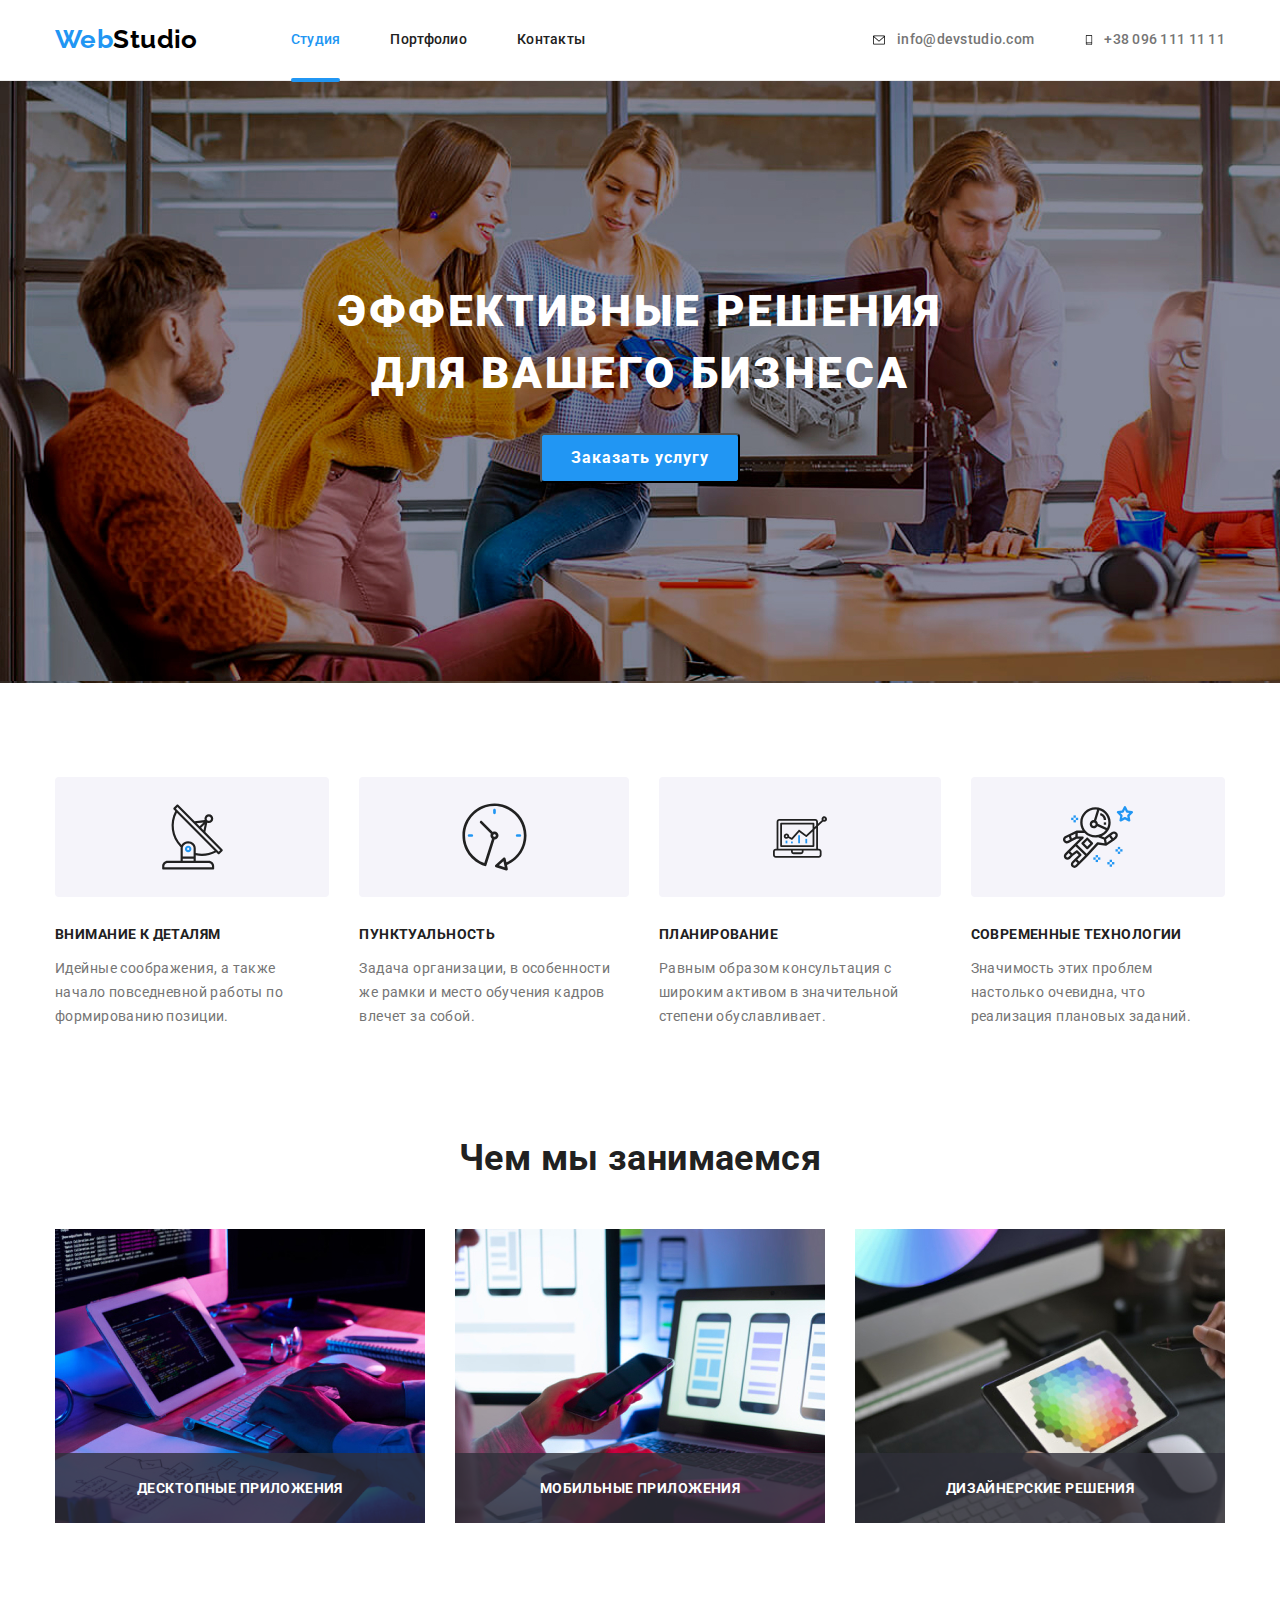
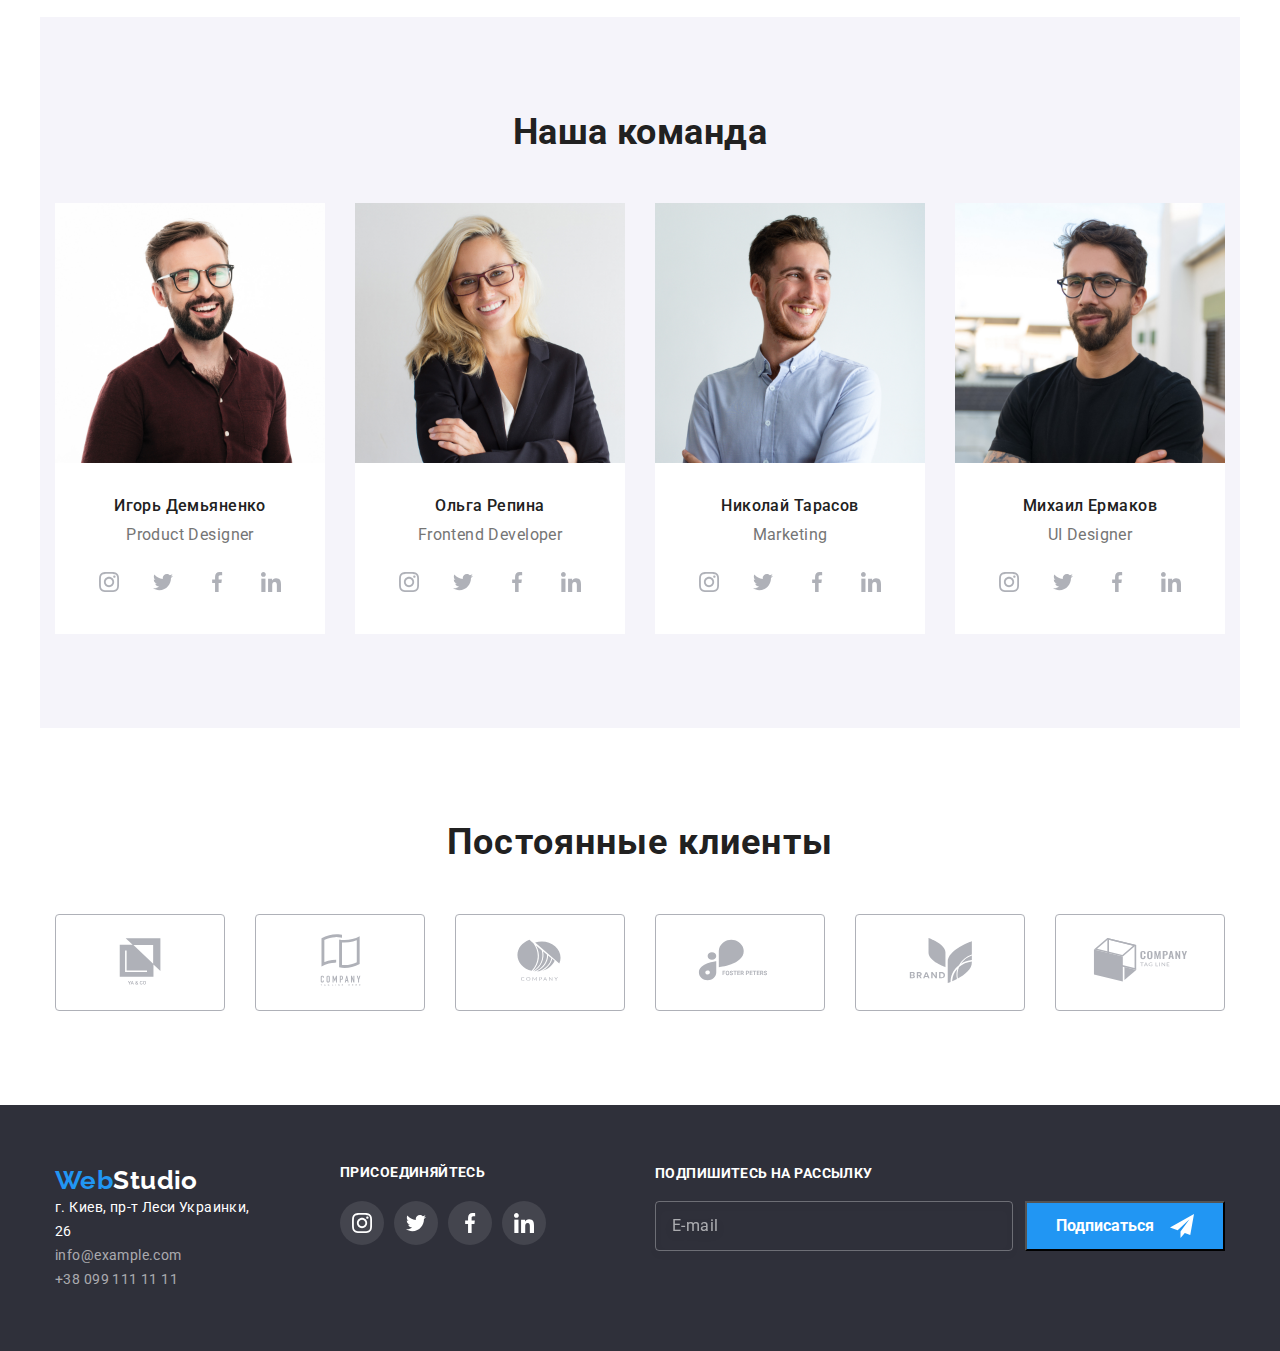
<file: index.html>
<!DOCTYPE html>
<html lang="ru">
<head>
    <meta charset="UTF-8">
    <meta http-equiv="X-UA-Compatible" content="IE=edge">
    <meta name="viewport" content="width=device-width, initial-scale=1.0">
    <title>Studio</title>
    <link rel="preconnect" href="https://fonts.googleapis.com"/>
    <link rel="preconnect" href="https://fonts.gstatic.com" crossorigin/>
    <link href="https://fonts.googleapis.com/css2?family=Raleway:wght@700&family=Roboto:wght@400;500;700;900&display=swap"
        rel="stylesheet"/>
    <link rel="stylesheet" href="https://cdnjs.cloudflare.com/ajax/libs/modern-normalize/1.0.0/modern-normalize.min.css" />
    <link rel="stylesheet" href="./css/styles.css"/>
</head>
<body>
    <header class="header">
        <div class="container main-header">
            <div>            
            <a href="./index.html" class="logo">Web<span>Studio</span></a>
            </div>            
            <nav>
        <ul class="site-nav">                        
            <li class="item">
                <a class="link-active link current" href="./">Студия</a></li>
            <li class="item">
                <a class="link-active link" href="./portfolio.html">Портфолио</a></li>
            <li class="item">
                <a class="link-active link" href="./">Контакты</a></li>                    
        </ul>
            </nav>
              <ul class="address">
            <li class="item">
                
                <a class="mail" href="mailto:info@devstudio.com">
                    <svg class="item-envelope" width="16" height="12">
                        <use href="./images/sprite.svg#icon-envelope"></use>
                    </svg>
                    <span>info@devstudio.com</span></a></li> 
                <a class="number" href="+380961111111">
                    <svg class="item-smartphone" width="10" height="16">
                       <use href="./images/sprite.svg#icon-smartphone"></use>
                    </svg>
                    <span>+38 096 111 11 11</span></a></li>
        </ul>          
        </div>        
    </header>
    <main>
      <section class="hero">
           <h1 class="hero-title">Эффективные решения <br> для вашего бизнеса</h1>
            <button class="hero-button" type="button" data-menu-open>Заказать услугу</button>
            
      </section>
      <section class="section"> 
        <div class="container">
        <h2 class="section-title hidden">Характеристики бизнес решений</h2>
    <ul class="business">
        <li class="item">
            <div class="picture-icon">
            <svg width="65" height="70">
                <use href="./images/sprite.svg#icon-antenna"></use>
            </svg>
            </div>
            <h3 class="title">Внимание к деталям</h3>
            <p class="business-text">Идейные соображения, а также начало повседневной работы по формированию позиции.</p>
        </li>
        <li class="item">
            <div class="picture-icon">
            <svg width="67" height="70">
                <use href="./images/sprite.svg#icon-clock"></use>
            </svg>
            </div>
            <h3 class="title">Пунктуальность</h3>
            <p class="business-text">Задача организации, в особенности же рамки и место обучения кадров влечет за собой.</p>
        </li>
        <li class="item">
            <div class="picture-icon">
            <svg width="70" height="54">
                <use href="./images/sprite.svg#icon-diagram"></use>
            </svg>
            </div>
            <h3 class="title">Планирование</h3>
            <p class="business-text">Равным образом консультация с широким активом в значительной степени обуславливает.</p>
        </li>
        <li class="item">
            <div class="picture-icon">
            <svg width="70" height="70">
                <use href="./images/sprite.svg#icon-astronaut"></use>
            </svg>
            </div>
            <h3 class="title">Современные технологии</h3>
            <p class="business-text">Значимость этих проблем настолько очевидна, что реализация плановых заданий.</p>
        </li>
    </ul>
    </div>
  </section>
  <section class="section what-we-do">
    <div class="container">
    <h2 class="section-title">Чем мы занимаемся</h2>
    <ul class="picture">        
        <li class="item"><img src="./images/img-4.jpg" class="picture-image no-gap" alt="Рабочий стол с гаджетами" width="370">
        <div class="box">
        <p class="text">Десктопные приложения</p>
        </div>
        </li>
        <li class="item"><img src="./images/img-5.jpg" class="picture-image no-gap" alt="Гаджеты" width="370">
            <div class="box">
        <p class="text">Мобильные приложения</p>
        </div>
        </li>
        <li class="item"><img src="./images/img-6.jpg" class="picture-image no-gap" alt="Айпед" width="370">
            <div class="box">
        <p class="text">Дизайнерские решения</p>
        </div>
        </li>
    </ul>
    </div>
  </section>
  <section  class="section team">
    <div class="container">
    <h2 class="section-title team">Наша команда</h2>
    <ul class="team">
                <li class="item"><img src="./images/img-igor.jpg" class="team-foto" alt="Фото1" width="270">
        <h3 class="title">Игорь Демьяненко</h3>
        <p class="team-text">Product Designer</p>
        <ul class="socials">
            <li class="socials-item">
                <a class="socials-link" href="" >
                    <svg class="socials-icon" width="20" height="20">
                        <use href="./images/sprite.svg#icon-instagram"></use>
                    </svg>
                </a>
            </li>            
            <li class="socials-item">
                <a class="socials-link" href="" >
                    <svg class="socials-icon" width="20" height="20">
                        <use href="./images/sprite.svg#icon-twitter"></use>
                    </svg>
                </a>
            </li>
            <li class="socials-item">
                <a class="socials-link" href="" >
                    <svg class="socials-icon" width="20" height="20">
                        <use href="./images/sprite.svg#icon-facebook"></use>
                    </svg>
                </a>
            </li>
            <li class="socials-item">
                <a class="socials-link" href="" >
                    <svg class="socials-icon" width="20" height="20">
                        <use href="./images/sprite.svg#icon-linkedin"></use>
                    </svg>
                </a>
            </li>
        </ul>
        </li>
        
        <li class="item"><img src="./images/img-olga.jpg" class="team-foto" alt="Фото2" width="270">
        <h3 class="title">Ольга Репина</h3>     
        <p class="team-text">Frontend Developer</p>
        <ul class="socials">
            <li class="socials-item">
                <a class="socials-link" href="">
                    <svg class="socials-icon" width="20" height="20">
                        <use href="./images/sprite.svg#icon-instagram"></use>
                    </svg>
                </a>
            </li>
            <li class="socials-item">
                <a class="socials-link" href="">
                    <svg class="socials-icon" width="20" height="20">
                        <use href="./images/sprite.svg#icon-twitter"></use>
                    </svg>
                </a>
            </li>
            <li class="socials-item">
                <a class="socials-link" href="">
                    <svg class="socials-icon" width="20" height="20">
                        <use href="./images/sprite.svg#icon-facebook"></use>
                    </svg>
                </a>
            </li>
            <li class="socials-item">
                <a class="socials-link" href="">
                    <svg class="socials-icon" width="20" height="20">
                        <use href="./images/sprite.svg#icon-linkedin"></use>
                    </svg>
                </a>
            </li>
        </ul>
        </li>
        
                <li class="item"><img src="./images/img-niki.jpg" class="team-foto" alt="Фото3" width="270">
        <h3 class="title">Николай Тарасов</h3>
        <p class="team-text">Marketing</p>
        <ul class="socials">
            <li class="socials-item">
                <a class="socials-link" href="">
                    <svg class="socials-icon" width="20" height="20">
                        <use href="./images/sprite.svg#icon-instagram"></use>
                    </svg>
                </a>
            </li>
            <li class="socials-item">
                <a class="socials-link" href="">
                    <svg class="socials-icon" width="20" height="20">
                        <use href="./images/sprite.svg#icon-twitter"></use>
                    </svg>
                </a>
            </li>           
            <li class="socials-item">
                <a class="socials-link" href="">
                    <svg class="socials-icon" width="20" height="20">
                        <use href="./images/sprite.svg#icon-facebook"></use>
                    </svg>
                </a>
            </li>
            <li class="socials-item">
                <a class="socials-link" href="">
                    <svg class="socials-icon" width="20" height="20">
                        <use href="./images/sprite.svg#icon-linkedin"></use>
                    </svg>
                </a>
            </li>
        </ul>
         </li>
        
        <li class="item"><img src="./images/img-mik.jpg" class="team-foto" alt="Фото4" width="270">
        <h3 class="title">Михаил Ермаков</h3>
        <p class="team-text">UI Designer</p>
        <ul class="socials">
            <li class="socials-item">
                <a class="socials-link" href="">
                    <svg class="socials-icon" width="20" height="20">
                        <use href="./images/sprite.svg#icon-instagram"></use>
                    </svg>
                </a>
            </li>
            <li class="socials-item">
                <a class="socials-link" href="">
                    <svg class="socials-icon" width="20" height="20">
                        <use href="./images/sprite.svg#icon-twitter"></use>
                    </svg>
                </a>
            </li>
            <li class="socials-item">
                <a class="socials-link" href="">
                    <svg class="socials-icon" width="20" height="20">
                        <use href="./images/sprite.svg#icon-facebook"></use>
                    </svg>
                </a>
            </li>
            <li class="socials-item">
                <a class="socials-link" href="">
                    <svg class="socials-icon" width="20" height="20">
                        <use href="./images/sprite.svg#icon-linkedin"></use>
                    </svg>
                </a>
            </li>
        </ul>
        </li> 
                       
    </ul>
    </div>
  </section> 
  <section class="clients">
    <div class="container">
        <h2 class="clients-titel">Постоянные клиенты</h2>
        <ul class="clients-flex-row">
            <li class="clients-item">
                <a class="clients-link" href="">
                <svg width="106" height="60">
                    <use href="./images/sprite.svg#icon-logo6"></use>
                </svg>
            </a></li>
            <li class="clients-item">
                <a class="clients-link" href="">
                <svg width="106" height="60">
                    <use href="./images/sprite.svg#icon-Logo-1"></use>
                </svg>
            </a></li>
            <li class="clients-item">
                <a class="clients-link" href="">
                <svg width="106" height="60">
                    <use href="./images/sprite.svg#icon-Logo-2"></use>
                </svg>
            </a></li>
            <li class="clients-item">
                <a class="clients-link" href="">
                <svg class="icons_logo" width="106" height="60">
                    <use href="./images/sprite.svg#icon-Logo-3"></use>
                </svg>
            </a></li>
            <li class="clients-item">
                <a class="clients-link" href="">
                <svg width="106" height="60">
                    <use href="./images/sprite.svg#icon-Logo-4"></use>
                </svg>
            </a></li>
            <li class="clients-item">
                <a class="clients-link" href="">
                <svg width="106" height="60">
                    <use href="./images/sprite.svg#icon-Logo-5"></use>
                </svg>
            </a></li>
        </ul>
    </div>
  </section>
</main>
  <footer class="footer">
    <div class="container">
    <div class="footer-flex-row"> 
        <div class="col">
    <a href="./index.html" class="footer-logo">Web<span>Studio</span></a>
<address class="adress-adress">
    <ul class="address-footer">
        <li class="item"><a href="https://bit.ly/3pXMvUd" class="main" target="_blank" rel="noopener noreferrer">г. Киев, пр-т
                Леси Украинки, 26</a></li>
        <li class="item"><a class="mail" href="mailto:info@devstudio.com"  >info@example.com</a></li>
        <li class="item"><a class="number" href="tel:+380991111111">+38 099 111 11 11</a></li>
    </ul>
    </address>
    </div>
    <div class="col">
               <h3 class="socials-footer-titel">присоединяйтесь</h3>
                <ul class="socials">
                    <li class="socials-item">
                          <a class="socials-link" href="">
                            <svg class="socials-icon" width="20" height="20">
                                <use href="./images/sprite.svg#icon-instagram"></use>
                            </svg>
                        </a>
                    </li>
                    <li class="socials-item">
                        <a class="socials-link" href="">
                            <svg class="socials-icon" width="20" height="20">
                                <use href="./images/sprite.svg#icon-twitter"></use>
                            </svg>
                        </a>
                    </li>
                    <li class="socials-item">
                        <a class="socials-link" href="">
                            <svg class="socials-icon" width="20" height="20">
                                <use href="./images/sprite.svg#icon-facebook"></use>
                            </svg>
                        </a>
                    </li>
                    <li class="socials-item">
                        <a class="socials-link" href="">
                            <svg class="socials-icon" width="20" height="20">
                                <use href="./images/sprite.svg#icon-linkedin"></use>
                            </svg>
                        </a>
                    </li>
                </ul>
              </div>
              <div class="mailing">
                <h3 class="mailing-titel">Подпишитесь на рассылку</h3>
<form class="mailing-form" name="mailing-form" autocomplete="on">    
    <input type="email" name="user-name" placeholder="E-mail"/>
<button class="mailing-btn" type="submit">Подписаться<svg  width="12" hight="12">
    <use href="./images/sprite.svg#icon-icon-send"></use>
</svg>
</button>
</form>
              </div>
</div>
</div>
</footer>
<div class="backdrop is-hidden" data-menu>
    <div class="modal">
        <button class="modal-btn" type="button" data-menu-close>
            <svg width="11" height="11">
                <use href="./images/sprite.svg#icon-close-black-18dp-2-1"></use>
            </svg>
        </button>
        <h3 class="window-titel">Оставьте свои данные, мы вам перезвоним</h3>
        <div class="window">       
        <form class="form" name="window-form" autocomplete="on" novalidate>
            <div class="form-group">
                <ul class="form-list">
                    <li class="form-item">
                        <label for="user-name">Имя</label>
                        <input type="text" name="user-name" id="user-name" autofocus />
                        <svg class="form-icon" width="12" hight="12">
                            <use class="icon-person" href="./images/sprite.svg#icon-person"></use>
                        </svg>
                    </li>
                    <li class="form-item">
                        <label for="user-phone">Телефон</label>
                        <input type="tel" name="user-phone" id="user-phone" />
                        <svg class="form-icon" width="13" hight="13">
                            <use class="icon-phone" href="./images/sprite.svg#icon-phone"></use>
                        </svg>
                    </li>
                    <li class="form-item">
                        <label for="user-mail">Почта</label>
                        <input type="email" name="user-mail" id="user-mail" />
                        <svg class="form-icon" width="15" hight="12">
                            <use class="icon-email" href="./images/sprite.svg#icon-email"></use>
                        </svg>
                    </li>
                    <li class="form-item">
                        <label for="user-comnt">Комментарий</label>
                       <textarea class="form-textarea" placeholder="Введите текст"></textarea>
                        
                    </li>
                </ul>
                <p class="form-subtitel">Соглашаюсь с рассылкой и принимаю <span>Условия договора</span></p>
            </div>
            <button type="submit">Отправить</button>
        </form>
        </div>
        </div>
 </div>

<script src="./js/modal.js"></script>
</body>
</html>
</file>
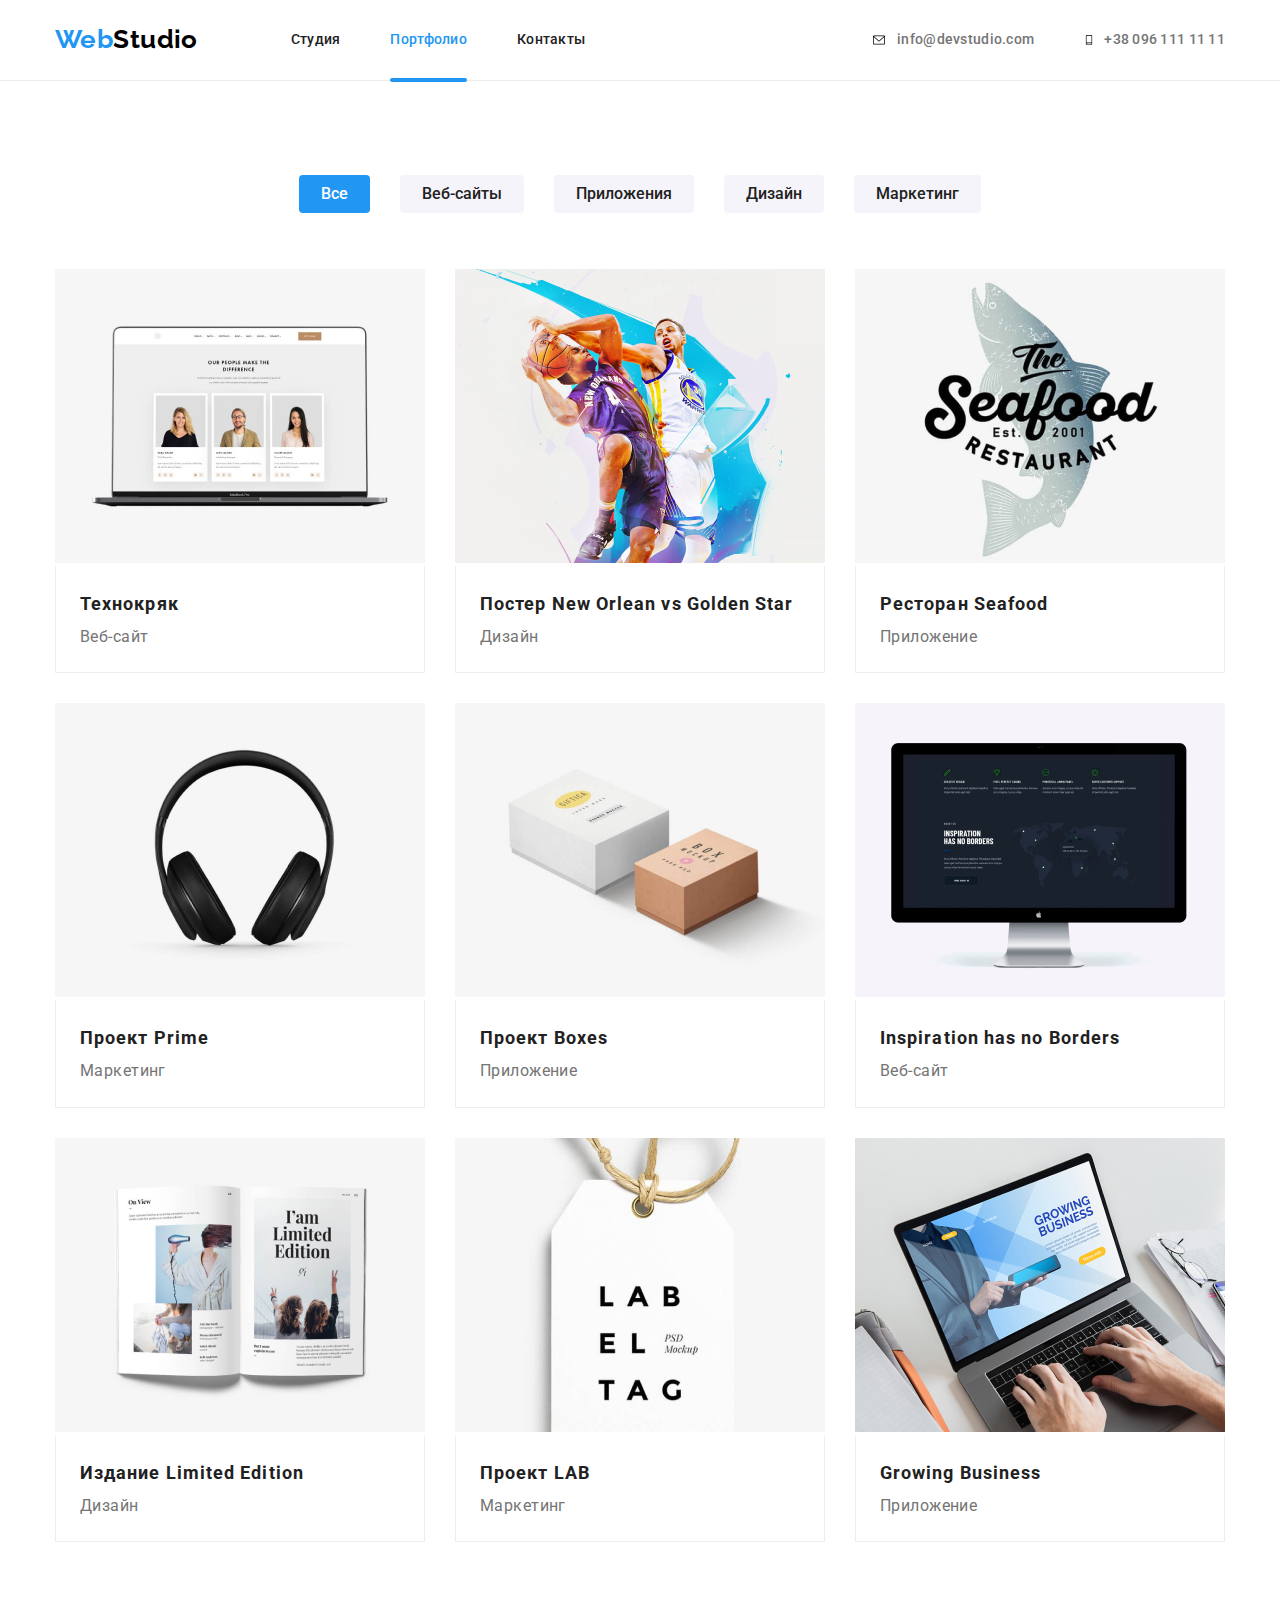
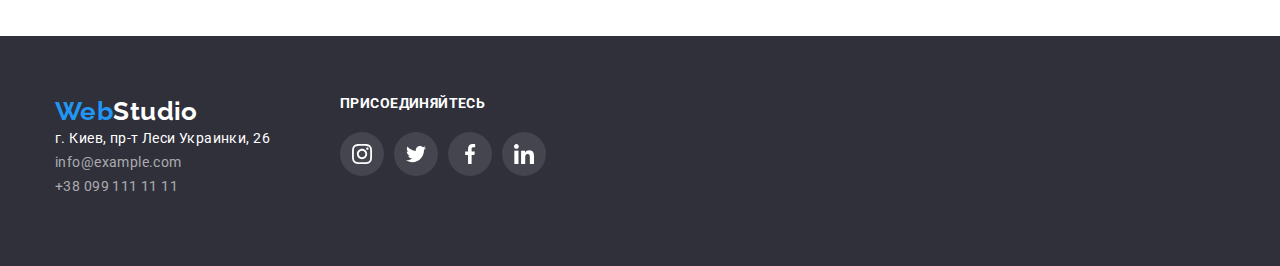
<file: portfolio.html>
<!DOCTYPE html>
 <html lang="ru">
 <head>
    <meta charset="UTF-8">
    <meta http-equiv="X-UA-Compatible" content="IE=edge">
    <meta name="viewport" content="width=device-width, initial-scale=1.0">
    <title>Portfolio</title>
    <link rel="preconnect" href="https://fonts.googleapis.com"/>
    <link rel="preconnect" href="https://fonts.gstatic.com" crossorigin/>
    <link href="https://fonts.googleapis.com/css2?family=Raleway:wght@700&family=Roboto:wght@400;500;700;900&display=swap"
        rel="stylesheet"/>
    <link rel="stylesheet" href="https://cdnjs.cloudflare.com/ajax/libs/modern-normalize/1.0.0/modern-normalize.min.css" />
   <link rel="stylesheet" href="./css/styles.css"/>
</head>
<body>
<header class="header">
    <div class="container main-header">
        <div>
            <a href="./index.html" class="logo">Web<span>Studio</span></a>
        </div>
        <nav>
            <ul class="site-nav">
                <li class="item">
                    <a class="link-active link link" href="./">Студия</a>
                </li>
                <li class="item">
                    <a class="link-active link link current" href="./portfolio.html">Портфолио</a>
                </li>
                <li class="item">
                    <a class="link-active link link" href="./">Контакты</a>
                </li>
            </ul>
        </nav>
        <ul class="address">
            <li class="item">

                <a class="mail" href="mailto:info@devstudio.com">
                    <svg class="item-envelope" width="16" height="12">
                        <use href="./images/sprite.svg#icon-envelope"></use>
                    </svg>
                    <span>info@devstudio.com</span></a>
            </li>
            <a class="number" href="+380961111111">
                <svg class="item-smartphone" width="10" height="16">
                    <use href="./images/sprite.svg#icon-smartphone"></use>
                </svg>
                <span>+38 096 111 11 11</span></a></li>
        </ul>
    </div>
</header>
<main>
    <section class="section">               
    <h1 class="element-invisible">Наши работы</h1>
    <div class="container">
    <ul class="filter">
        <li class="item"><button class="filter-button active" type="button">Все</button></li>
        <li class="item"><button class="filter-button" type="button">Веб-сайты</button></li>
        <li class="item"><button class="filter-button" type="button">Приложения</button></li>
        <li class="item"><button class="filter-button" type="button">Дизайн</button></li>
        <li class="item"><button class="filter-button" type="button">Маркетинг</button></li>
    </ul> 
    </div>
    <div class="container">
        <ul class="cards">            
            <li class="item">
                <div class="card">
                <img src="./images/img1.jpg" alt="Экран с фотографиями" width="370">
                <p class="card-text-drop">Ресурс предлагает комплексные предложения
                     с разным уровнем функционала и сервисов. Все это позволит посетителю
                      получить исчерпывающие сведения о компании или частном лице.</p>
                <div class="card-border">
               <h2 class="title">Технокряк</h2>
               <p class="card-text">Веб-сайт</p> 
            </div>
            </div>
            </li>
            <li class="item">
                <div class="card">
                <img src="./images/img2.jpg" alt="Баскетболисты" width="370">
                <p class="card-text-drop">Ресурс предлагает комплексные предложения
                    с разным уровнем функционала и сервисов. Все это позволит посетителю
                    получить исчерпывающие сведения о компании или частном лице.</p>
                <div class="card-border">
                <h2 class="title">Постер New Orlean vs Golden Star</h2>
                <p class="card-text">Дизайн</p>
                </div>
                </div>
            </li>
            <li class="item">
                <div class="card">
                <img src="./images/img3.jpg" alt="Эмблема ресторана" width="370">
                <p class="card-text-drop">Ресурс предлагает комплексные предложения
                    с разным уровнем функционала и сервисов. Все это позволит посетителю
                    получить исчерпывающие сведения о компании или частном лице.</p>
                <div class="card-border">
                <h2 class="title">Ресторан Seafood</h2>
                <p class="card-text">Приложение</p>
                </div>
                </div>
            </li>
            <li class="item">
                <div class="card">
                <img src="./images/img4.jpg" alt="Наушники накладные" width="370">
                <p class="card-text-drop">Ресурс предлагает комплексные предложения
                    с разным уровнем функционала и сервисов. Все это позволит посетителю
                    получить исчерпывающие сведения о компании или частном лице.</p>
                <div class="card-border">
                <h2 class="title">Проект Prime</h2>
                <p class="card-text">Маркетинг</p>
                </div>
                </div>
            </li>
            <li class="item">
                <div class="card">
                <img src="./images/img5.jpg" alt="Коробки" width="370">
                <p class="card-text-drop">Ресурс предлагает комплексные предложения
                    с разным уровнем функционала и сервисов. Все это позволит посетителю
                    получить исчерпывающие сведения о компании или частном лице.</p>
                <div class="card-border">
                <h2 class="title">Проект Boxes</h2>
                <p class="card-text">Приложение</p>
                </div>
                </div>
            </li>
            <li class="item">
                <div class="card">
                <img src="./images/img6.jpg" alt="Монитор" width="370">
                <p class="card-text-drop">Ресурс предлагает комплексные предложения
                    с разным уровнем функционала и сервисов. Все это позволит посетителю
                    получить исчерпывающие сведения о компании или частном лице.</p>
                <div class="card-border">
                <h2 class="title">Inspiration has no Borders</h2>
                <p class="card-text">Веб-сайт</p>
                </div>
                </div>
            </li>
            <li class="item">
                <div class="card">
                <img src="./images/img7.jpg" alt="Открытая книга" width="370">
                <p class="card-text-drop">Ресурс предлагает комплексные предложения
                    с разным уровнем функционала и сервисов. Все это позволит посетителю
                    получить исчерпывающие сведения о компании или частном лице.</p>
                <div class="card-border">
                <h2 class="title">Издание Limited Edition</h2>
                <p class="card-text">Дизайн</p>
                </div>
                </div>
            </li>
            <li class="item">
                <div class="card">
                <img src="./images/img8.jpg" alt="Бирка" width="370">
                <p class="card-text-drop">Ресурс предлагает комплексные предложения
                    с разным уровнем функционала и сервисов. Все это позволит посетителю
                    получить исчерпывающие сведения о компании или частном лице.</p>
                <div class="card-border">
                <h2 class="title">Проект LAB</h2>
                <p class="card-text">Маркетинг</p>
                </div>
                </div>
            </li>
            <li class="item">
                <div class="card">
                <img src="./images/img9.jpg" alt="Ноутбук" width="370">
                <p class="card-text-drop">Ресурс предлагает комплексные предложения
                    с разным уровнем функционала и сервисов. Все это позволит посетителю
                    получить исчерпывающие сведения о компании или частном лице.</p>
                <div class="card-border">
                <h2 class="title">Growing Business</h2>
                <p class="card-text">Приложение</p>
                </div>
                </div>
            </li>
        </ul>
    </div>
    </section>
</main>
<footer class="footer">
    <div class="container">
        <div class="footer-flex-row">
            <div class="col">
                <a href="./index.html" class="footer-logo">Web<span>Studio</span></a>
                <address class="adress-adress">
                    <ul class="address-footer">
                        <li class="item"><a href="https://bit.ly/3pXMvUd" class="main" target="_blank"
                                rel="noopener noreferrer">г. Киев, пр-т
                                Леси Украинки, 26</a></li>
                        <li class="item"><a class="mail" href="mailto:info@devstudio.com">info@example.com</a></li>
                        <li class="item"><a class="number" href="tel:+380991111111">+38 099 111 11 11</a></li>
                    </ul>
                </address>
            </div>
    <div class="col">
        <h3 class="socials-footer-titel">присоединяйтесь</h3>
        <ul class="socials">
            <li class="socials-item">
                <a class="socials-link" href="">
                    <svg class="socials-icon" width="20" height="20">
                        <use href="./images/sprite.svg#icon-instagram"></use>
                    </svg>
                </a>
            </li>
            <li class="socials-item">
                <a class="socials-link" href="">
                    <svg class="socials-icon" width="20" height="20">
                        <use href="./images/sprite.svg#icon-twitter"></use>
                    </svg>
                </a>
            </li>
            <li class="socials-item">
                <a class="socials-link" href="">
                    <svg class="socials-icon" width="20" height="20">
                        <use href="./images/sprite.svg#icon-facebook"></use>
                    </svg>
                </a>
            </li>
            <li class="socials-item">
                <a class="socials-link" href="">
                    <svg class="socials-icon" width="20" height="20">
                        <use href="./images/sprite.svg#icon-linkedin"></use>
                    </svg>
                </a>
            </li>
        </ul>
    </div>
    </div>
</footer>
<script src="./js/modal.js"></script>
</body>
</html>
</file>
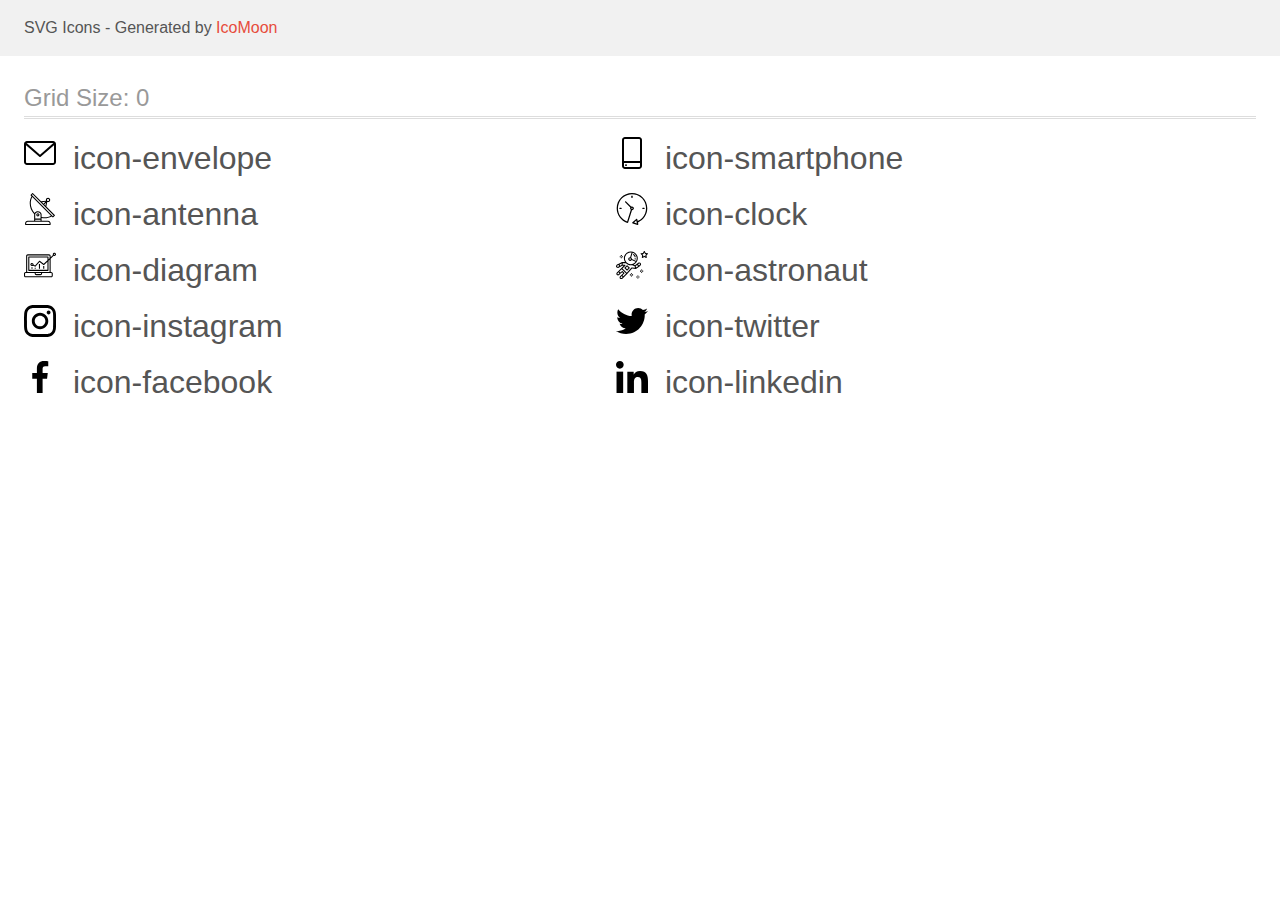
<file: images/icons/icomoon/demo.html>
<!doctype html>
<html>
<head>
    <title>IcoMoon - SVG Icons</title>
    <meta charset="utf-8">
    <meta name="viewport" content="width=device-width, initial-scale=1">
    <link rel="stylesheet" href="demo-files/demo.css">
    <link rel="stylesheet" href="style.css">
</head>
<body>
<svg aria-hidden="true" style="position: absolute; width: 0; height: 0; overflow: hidden;" version="1.1" xmlns="http://www.w3.org/2000/svg" xmlns:xlink="http://www.w3.org/1999/xlink">
<defs>
<symbol id="icon-envelope" viewBox="0 0 32 32">
<path d="M29 4h-26c-1.654 0-3 1.346-3 3v18c0 1.654 1.346 3 3 3h26c1.654 0 3-1.346 3-3v-18c0-1.654-1.346-3-3-3zM29 6c0.136 0 0.265 0.028 0.383 0.077l-13.383 11.599-13.383-11.599c0.118-0.049 0.247-0.077 0.383-0.077h26zM29 26h-26c-0.552 0-1-0.448-1-1v-16.81l13.345 11.565c0.188 0.163 0.422 0.244 0.655 0.244s0.467-0.081 0.655-0.244l13.345-11.565v16.81c0 0.552-0.448 1-1 1z"></path>
</symbol>
<symbol id="icon-smartphone" viewBox="0 0 32 32">
<path d="M23 0h-14c-1.654 0-3 1.346-3 3v26c0 1.654 1.346 3 3 3h14c1.654 0 3-1.346 3-3v-26c0-1.654-1.346-3-3-3zM9 2h14c0.552 0 1 0.448 1 1v21h-16v-21c0-0.552 0.448-1 1-1zM23 30h-14c-0.552 0-1-0.448-1-1v-3h16v3c0 0.552-0.448 1-1 1z"></path>
<path d="M10.707 27.478c0.391 0.365 0.391 0.956 0 1.321s-1.024 0.365-1.414 0c-0.391-0.365-0.391-0.956 0-1.321s1.024-0.365 1.414 0z"></path>
</symbol>
<symbol id="icon-antenna" viewBox="0 0 32 32">
<path d="M30.773 22.098l-8.443-8.505 0.937-4.615c0.242 0.094 0.499 0.144 0.758 0.146h0.006c1.192 0.014 2.17-0.941 2.184-2.133s-0.941-2.17-2.133-2.184c-1.192-0.014-2.17 0.941-2.184 2.133-0.003 0.255 0.039 0.509 0.125 0.749l-4.96 0.605-8.091-8.133c-0.099-0.101-0.235-0.159-0.377-0.16-0.14 0.001-0.274 0.056-0.373 0.155l-1.513 1.504c-0.208 0.208-0.208 0.546 0 0.754l0.814 0.826c-3.153 5.798-2.129 12.978 2.519 17.663 0.043 0.041 0.092 0.074 0.146 0.098-0.034 0.18-0.051 0.364-0.052 0.547v6.187h-6.4c-1.472 0.002-2.665 1.195-2.667 2.667v1.067c0 0.295 0.239 0.533 0.533 0.533h24.533c0.295 0 0.533-0.239 0.533-0.533v-1.067c-0.002-1.472-1.195-2.665-2.667-2.667h-6.4v-2.742c1.003 0.21 2.024 0.317 3.049 0.32 2.458-0.003 4.877-0.615 7.040-1.783l0.818 0.823c0.099 0.101 0.235 0.159 0.377 0.16 0.14-0.001 0.274-0.056 0.373-0.155l1.513-1.504c0.208-0.208 0.208-0.546 0-0.754zM23.28 6.233c0.418-0.415 1.093-0.414 1.508 0.004s0.414 1.093-0.004 1.508c-0.2 0.199-0.47 0.31-0.752 0.31h-0.003c-0.589-0.003-1.064-0.483-1.061-1.072 0.002-0.282 0.115-0.552 0.314-0.751h-0.002zM22.024 9.738l-0.598 2.946-1.175-1.182 1.774-1.763zM21.419 8.836l-1.92 1.909-1.485-1.493 3.405-0.415zM24.004 28.8c0.884 0 1.6 0.716 1.6 1.6v0.533h-23.467v-0.533c0-0.884 0.716-1.6 1.6-1.6h20.267zM16.537 26.667v1.067h-5.333v-1.067h5.333zM11.204 25.6v-4.053c0-1.294 1.196-2.347 2.667-2.347s2.667 1.053 2.667 2.347v4.053h-5.333zM17.604 23.904v-2.357c0-1.882-1.675-3.413-3.733-3.413-1.331-0.020-2.576 0.657-3.281 1.786-4.058-4.274-4.971-10.645-2.279-15.887l18.602 18.708c-2.872 1.461-6.165 1.873-9.309 1.163zM28.893 23.22l-21.057-21.181 0.755-0.752 7.935 7.98c0.004 0 0.006 0.007 0.010 0.010l13.115 13.191-0.757 0.752z"></path>
<path d="M13.876 20.267h-0.005c-0.884-0.001-1.601 0.714-1.602 1.598s0.714 1.601 1.598 1.602h0.005c0.884 0.001 1.601-0.714 1.602-1.598s-0.714-1.601-1.598-1.602zM14.249 22.245c-0.1 0.1-0.236 0.156-0.378 0.155-0.295-0.002-0.532-0.242-0.531-0.536 0.001-0.141 0.057-0.276 0.157-0.375s0.233-0.154 0.373-0.155c0.295 0.002 0.532 0.241 0.53 0.536-0.001 0.141-0.057 0.276-0.157 0.375h0.005z"></path>
</symbol>
<symbol id="icon-clock" viewBox="0 0 32 32">
<path d="M31.297 15.301c-0.002-8.452-6.855-15.303-15.308-15.301s-15.303 6.855-15.301 15.308c0.001 6.658 4.307 12.551 10.649 14.576 0.061 0.019 0.124 0.029 0.187 0.029 0.121-0 0.239-0.032 0.342-0.094 0.135-0.080 0.236-0.207 0.283-0.356l3.865-12.25c1.057-0.005 1.909-0.866 1.903-1.923s-0.866-1.909-1.923-1.903c-0.284 0.001-0.565 0.067-0.82 0.191l-5.106-5.107c-0.253-0.245-0.657-0.238-0.902 0.016-0.239 0.247-0.239 0.639 0 0.886l5.103 5.109c-0.392 0.799-0.168 1.764 0.536 2.309l-3.683 11.673c-7.278-2.681-11.004-10.754-8.323-18.032s10.754-11.004 18.032-8.323 11.004 10.754 8.323 18.032c-1.31 3.556-4.001 6.431-7.462 7.973l-0.398-1.874c-0.073-0.344-0.411-0.565-0.756-0.492-0.109 0.023-0.209 0.074-0.292 0.148l-3.837 3.426c-0.263 0.234-0.287 0.637-0.052 0.9 0.076 0.085 0.174 0.149 0.283 0.184l4.899 1.563c0.335 0.108 0.694-0.077 0.802-0.412 0.034-0.106 0.040-0.219 0.017-0.328l-0.391-1.839c5.664-2.388 9.342-7.942 9.329-14.089v0zM15.992 14.664c0.352 0 0.638 0.286 0.638 0.638s-0.286 0.638-0.638 0.638c-0.352 0-0.638-0.285-0.638-0.638s0.285-0.638 0.638-0.638zM18.093 29.528l2.184-1.948 0.603 2.84-2.787-0.892z"></path>
<path d="M15.354 3.185v1.275c0 0.352 0.285 0.638 0.638 0.638s0.638-0.285 0.638-0.638v-1.275c0-0.352-0.286-0.638-0.638-0.638s-0.638 0.286-0.638 0.638z"></path>
<path d="M3.876 14.664c-0.352 0-0.638 0.286-0.638 0.638s0.285 0.638 0.638 0.638h1.275c0.352 0 0.638-0.285 0.638-0.638s-0.285-0.638-0.638-0.638h-1.275z"></path>
<path d="M28.108 15.939c0.352 0 0.638-0.285 0.638-0.638s-0.285-0.638-0.638-0.638h-1.275c-0.352 0-0.638 0.286-0.638 0.638s0.286 0.638 0.638 0.638h1.275z"></path>
</symbol>
<symbol id="icon-diagram" viewBox="0 0 32 32">
<path d="M14.926 14.965h1.066v4.798h-1.066v-4.797z"></path>
<path d="M19.19 17.097h1.066v2.665h-1.066v-2.665z"></path>
<path d="M10.661 18.696h1.066v1.066h-1.066v-1.066z"></path>
<path d="M7.463 18.163h1.066v1.599h-1.066v-1.599z"></path>
<path d="M1.599 28.291h25.587c0.883 0 1.599-0.716 1.599-1.599v-2.132c0-0.883-0.716-1.599-1.599-1.599h-0.533v-13.293l3.028-2.868c0.703 0.346 1.553 0.136 2.013-0.499s0.396-1.508-0.152-2.068-1.42-0.644-2.065-0.198c-0.644 0.446-0.873 1.292-0.542 2.002l-2.281 2.163v-1.23c0-0.883-0.716-1.599-1.599-1.599h-21.322c-0.883 0-1.599 0.716-1.599 1.599v15.992h-0.533c-0.883 0-1.599 0.716-1.599 1.599v2.132c0 0.883 0.716 1.599 1.599 1.599zM30.384 4.837c0.294 0 0.533 0.239 0.533 0.533s-0.239 0.533-0.533 0.533c-0.294 0-0.533-0.239-0.533-0.533s0.239-0.533 0.533-0.533zM3.198 6.969c0-0.294 0.239-0.533 0.533-0.533h21.322c0.294 0 0.533 0.239 0.533 0.533v2.239l-1.066 1.013v-2.186c0-0.294-0.239-0.533-0.533-0.533h-19.19c-0.294 0-0.533 0.239-0.533 0.533v13.326c0 0.294 0.239 0.533 0.533 0.533h19.19c0.294 0 0.533-0.239 0.533-0.533v-9.674l1.066-1.010v12.284h-22.388v-15.992zM7.996 13.899c-0.721-0.002-1.354 0.478-1.546 1.174s0.105 1.433 0.725 1.801c0.62 0.368 1.41 0.276 1.928-0.226l1.853 0.93c0.215 0.108 0.476 0.057 0.636-0.123l3.939-4.431 3.872 2.901c0.208 0.156 0.498 0.139 0.686-0.039l3.365-3.188v8.131h-18.124v-12.26h18.124v2.66l-3.771 3.572-3.904-2.927c-0.222-0.166-0.534-0.135-0.718 0.072l-3.993 4.493-1.493-0.746c0.011-0.064 0.018-0.129 0.020-0.193 0-0.883-0.716-1.599-1.599-1.599zM8.529 15.498c0 0.294-0.239 0.533-0.533 0.533s-0.533-0.239-0.533-0.533c0-0.294 0.239-0.533 0.533-0.533s0.533 0.239 0.533 0.533zM11.727 24.027h5.331v0.533c0 0.294-0.239 0.533-0.533 0.533h-4.264c-0.294 0-0.533-0.239-0.533-0.533v-0.533zM1.066 24.56c0-0.294 0.239-0.533 0.533-0.533h9.062v0.533c0 0.883 0.716 1.599 1.599 1.599h4.264c0.883 0 1.599-0.716 1.599-1.599v-0.533h9.062c0.294 0 0.533 0.239 0.533 0.533v2.132c0 0.294-0.239 0.533-0.533 0.533h-25.587c-0.294 0-0.533-0.239-0.533-0.533v-2.132z"></path>
</symbol>
<symbol id="icon-astronaut" viewBox="0 0 32 32">
<path d="M31.974 4.524c-0.063-0.193-0.229-0.333-0.43-0.363l-1.91-0.278-0.855-1.731c-0.179-0.365-0.777-0.365-0.956 0l-0.855 1.731-1.91 0.278c-0.201 0.029-0.367 0.17-0.431 0.363-0.062 0.193-0.011 0.405 0.135 0.547l1.383 1.348-0.326 1.903c-0.034 0.2 0.048 0.402 0.212 0.522 0.166 0.121 0.382 0.135 0.562 0.040l1.709-0.899 1.709 0.899c0.078 0.041 0.164 0.061 0.249 0.061 0.11 0 0.221-0.034 0.314-0.102 0.164-0.119 0.246-0.322 0.212-0.522l-0.326-1.903 1.383-1.348c0.145-0.142 0.197-0.354 0.135-0.547zM29.511 5.851c-0.125 0.122-0.183 0.299-0.153 0.472l0.191 1.114-1-0.526c-0.078-0.041-0.163-0.061-0.249-0.061s-0.17 0.020-0.249 0.061l-1.001 0.526 0.191-1.114c0.030-0.173-0.028-0.349-0.153-0.472l-0.81-0.789 1.119-0.163c0.174-0.025 0.324-0.134 0.402-0.292l0.5-1.013 0.5 1.013c0.078 0.157 0.228 0.267 0.402 0.292l1.119 0.163-0.809 0.789z"></path>
<path d="M26.134 20.522h-1.067v1.067h1.067v-1.067z"></path>
<path d="M26.134 22.656h-1.067v1.067h1.067v-1.067z"></path>
<path d="M27.2 21.589h-1.067v1.067h1.067v-1.067z"></path>
<path d="M25.067 21.589h-1.067v1.067h1.067v-1.067z"></path>
<path d="M22.4 26.389h-1.067v1.067h1.067v-1.067z"></path>
<path d="M22.4 28.522h-1.067v1.067h1.067v-1.067z"></path>
<path d="M23.467 27.456h-1.067v1.067h1.067v-1.067z"></path>
<path d="M21.333 27.456h-1.067v1.067h1.067v-1.067z"></path>
<path d="M16 24.256h-1.067v1.067h1.067v-1.067z"></path>
<path d="M16 26.389h-1.067v1.067h1.067v-1.067z"></path>
<path d="M17.067 25.322h-1.067v1.067h1.067v-1.067z"></path>
<path d="M14.933 25.322h-1.067v1.067h1.067v-1.067z"></path>
<path d="M5.867 6.122h-1.067v1.067h1.067v-1.067z"></path>
<path d="M5.867 8.255h-1.067v1.067h1.067v-1.067z"></path>
<path d="M6.933 7.189h-1.067v1.067h1.067v-1.067z"></path>
<path d="M4.8 7.189h-1.067v1.067h1.067v-1.067z"></path>
<path d="M24.715 14.159c-0.287-0.388-0.709-0.637-1.188-0.705-0.481-0.068-0.956 0.058-1.34 0.352l-1.252 0.96-1.898 1.417-1.358-0.541c2.421-1.086 4.114-3.508 4.114-6.32 0-3.823-3.123-6.933-6.961-6.933s-6.961 3.11-6.961 6.933c0 1.386 0.414 2.674 1.12 3.758l-2.764-0.024c-0.002 0-0.003 0-0.005 0-0.009 0-0.015 0.004-0.023 0.005-0.053 0.002-0.105 0.013-0.155 0.031-0.013 0.005-0.026 0.008-0.038 0.013-0.006 0.003-0.013 0.003-0.019 0.006l-3.233 1.596c-0.001 0-0.001 0-0.001 0.001l-1.893 0.911c-0.021 0.009-0.042 0.021-0.063 0.035-0.755 0.502-1.012 1.489-0.598 2.295 0.22 0.429 0.595 0.745 1.056 0.889 0.178 0.055 0.359 0.083 0.539 0.083 0.29 0 0.577-0.071 0.839-0.211l1.388-0.738 2.264-1.169 1.357-0.008-5.442 5.416c-0.001 0.001-0.001 0.001-0.002 0.001l-1.339 1.333c-0.316 0.315-0.49 0.732-0.49 1.178s0.174 0.863 0.49 1.179c0.325 0.323 0.752 0.485 1.179 0.485s0.854-0.162 1.18-0.485l1.314-1.309 1.741-1.3 0.901 0.897-1.762 1.754c-0 0.001-0.001 0.001-0.002 0.001l-1.339 1.333c-0.316 0.315-0.49 0.732-0.49 1.178s0.174 0.863 0.49 1.179c0.325 0.323 0.753 0.485 1.18 0.485s0.855-0.162 1.18-0.485l3.482-3.467c0.001-0.001 0.001-0.001 0.001-0.002l1.010-1-0.004-0.004c0.006-0.006 0.015-0.009 0.022-0.015l5.166-5.658 3.471 0.494c0.025 0.004 0.050 0.005 0.075 0.005 0.065 0 0.127-0.015 0.187-0.038 0.018-0.006 0.033-0.015 0.050-0.023 0.019-0.010 0.039-0.015 0.058-0.027l3.213-2.133c0.012-0.008 0.018-0.021 0.029-0.029 0.013-0.010 0.029-0.014 0.041-0.026l1.271-1.191c0.662-0.62 0.753-1.635 0.212-2.362zM2.13 17.77c-0.173 0.093-0.37 0.111-0.558 0.052-0.187-0.058-0.338-0.186-0.427-0.358-0.161-0.314-0.068-0.695 0.214-0.902l1.314-0.632 0.449 1.312-0.992 0.528zM5.628 15.942l-1.548 0.8-0.439-1.283 2.027-1.001-0.040 1.484zM20.727 9.322c0 0.918-0.219 1.785-0.599 2.559l-4.181-1.899c-0.044-0.573-0.341-1.075-0.788-1.388l1.464-4.86c2.378 0.756 4.105 2.974 4.105 5.588zM8.938 9.322c0-3.235 2.644-5.867 5.894-5.867 0.253 0 0.5 0.021 0.745 0.052l-1.432 4.754c-0.019-0.001-0.037-0.006-0.057-0.006-1.033 0-1.873 0.837-1.873 1.867s0.84 1.867 1.873 1.867c0.694 0 1.294-0.383 1.618-0.945l3.862 1.755c-1.075 1.446-2.795 2.39-4.737 2.39-3.25 0-5.894-2.632-5.894-5.867zM14.894 10.122c0 0.441-0.362 0.8-0.806 0.8s-0.806-0.359-0.806-0.8c0-0.441 0.362-0.8 0.806-0.8s0.806 0.359 0.806 0.8zM2.465 25.146c-0.236 0.234-0.619 0.234-0.854 0.001-0.114-0.114-0.176-0.263-0.176-0.423s0.062-0.309 0.176-0.421l0.962-0.958 0.851 0.848-0.959 0.955zM5.679 28.88c-0.236 0.234-0.619 0.235-0.855 0.001-0.114-0.114-0.176-0.263-0.176-0.423s0.062-0.309 0.176-0.421l0.963-0.959 0.852 0.848-0.96 0.955zM9.16 25.411c-0.001 0-0.001 0-0.002 0.001l-1.765 1.76-0.852-0.848 1.763-1.755c0 0 0 0 0-0s0.001-0.001 0.002-0.001c0.040-0.040 0.065-0.088 0.090-0.135 0.007-0.014 0.020-0.026 0.026-0.040 0.017-0.041 0.019-0.085 0.026-0.129 0.003-0.025 0.014-0.047 0.014-0.073 0-0.036-0.013-0.070-0.020-0.106-0.006-0.032-0.006-0.065-0.019-0.095-0.020-0.050-0.055-0.094-0.091-0.138-0.010-0.012-0.014-0.027-0.025-0.038 0 0 0 0-0.001 0s-0.001-0.002-0.001-0.002l-1.607-1.6c-0.017-0.017-0.039-0.024-0.058-0.038-0.028-0.022-0.055-0.042-0.087-0.058-0.030-0.015-0.061-0.024-0.093-0.033-0.034-0.010-0.067-0.017-0.103-0.020-0.033-0.002-0.063 0.001-0.095 0.005-0.036 0.004-0.069 0.009-0.104 0.020-0.034 0.011-0.063 0.027-0.094 0.045-0.020 0.011-0.042 0.015-0.061 0.029l-1.773 1.324-0.901-0.897 2.399-2.386 4.361 4.289-0.928 0.919zM15.979 18.394c-0.015-0.002-0.030 0.004-0.045 0.003-0.039-0.002-0.076 0.001-0.115 0.007-0.030 0.005-0.059 0.011-0.088 0.021-0.034 0.012-0.065 0.028-0.097 0.047-0.030 0.018-0.057 0.037-0.083 0.061-0.013 0.011-0.028 0.017-0.040 0.029l-4.698 5.146-4.328-4.257 2.833-2.818c0.209-0.208 0.21-0.546 0.002-0.755-0.105-0.105-0.243-0.157-0.381-0.156v-0.001l-2.219 0.013 0.028-1.607 3.104 0.027c1.265 1.294 3.029 2.101 4.981 2.101 0.437 0 0.864-0.045 1.279-0.123 0.040 0.032 0.079 0.065 0.13 0.085l2.41 0.96 0.331 1.644-3.003-0.427zM20.020 18.572l-0.313-1.558 1.446-1.080 0.947 1.257-2.080 1.381zM23.774 15.741l-0.838 0.785-0.931-1.236 0.831-0.637c0.155-0.119 0.351-0.168 0.543-0.143 0.193 0.027 0.364 0.128 0.48 0.284 0.217 0.292 0.18 0.699-0.085 0.947z"></path>
<path d="M13.602 18.544l-2.143-2.133c-0.207-0.207-0.545-0.207-0.753 0l-2.142 2.133c-0.1 0.101-0.157 0.236-0.157 0.378s0.056 0.278 0.157 0.378l2.142 2.133c0.104 0.103 0.241 0.155 0.377 0.155s0.273-0.052 0.376-0.155l2.143-2.133c0.1-0.1 0.157-0.236 0.157-0.378s-0.057-0.278-0.157-0.378zM11.083 20.303l-1.387-1.381 1.387-1.381 1.387 1.381-1.387 1.381z"></path>
<path d="M17.164 5.071l-0.258 1.036c0.071 0.018 1.738 0.452 1.738 2.149h1.067c-0-2.017-1.666-2.965-2.547-3.185z"></path>
<path d="M19.711 9.322h-1.067v1.067h1.067v-1.067z"></path>
</symbol>
<symbol id="icon-instagram" viewBox="0 0 32 32">
<path d="M31.969 9.408c-0.075-1.7-0.35-2.869-0.744-3.882-0.406-1.075-1.032-2.038-1.851-2.838-0.8-0.813-1.769-1.444-2.832-1.844-1.019-0.394-2.182-0.669-3.882-0.744-1.713-0.081-2.257-0.1-6.601-0.1s-4.888 0.019-6.595 0.094c-1.7 0.075-2.869 0.35-3.882 0.744-1.075 0.406-2.038 1.031-2.838 1.85-0.813 0.8-1.444 1.769-1.844 2.832-0.394 1.019-0.669 2.182-0.744 3.882-0.081 1.713-0.1 2.257-0.1 6.601s0.019 4.888 0.094 6.595c0.075 1.7 0.35 2.869 0.744 3.882 0.406 1.075 1.038 2.038 1.85 2.838 0.8 0.813 1.769 1.444 2.832 1.844 1.019 0.394 2.182 0.669 3.882 0.744 1.706 0.075 2.25 0.094 6.595 0.094s4.888-0.019 6.595-0.094c1.7-0.075 2.869-0.35 3.882-0.744 2.151-0.832 3.851-2.532 4.682-4.682 0.394-1.019 0.669-2.182 0.744-3.882 0.075-1.707 0.094-2.251 0.094-6.595s-0.006-4.888-0.081-6.595zM29.087 22.473c-0.069 1.563-0.331 2.407-0.55 2.969-0.538 1.394-1.644 2.5-3.038 3.038-0.563 0.219-1.413 0.481-2.969 0.55-1.688 0.075-2.194 0.094-6.464 0.094s-4.782-0.019-6.464-0.094c-1.563-0.069-2.407-0.331-2.969-0.55-0.694-0.256-1.325-0.663-1.838-1.194-0.531-0.519-0.938-1.144-1.194-1.838-0.219-0.563-0.481-1.413-0.55-2.969-0.075-1.688-0.094-2.194-0.094-6.464s0.019-4.782 0.094-6.464c0.069-1.563 0.331-2.407 0.55-2.969 0.256-0.694 0.663-1.325 1.2-1.838 0.519-0.531 1.144-0.938 1.838-1.194 0.563-0.219 1.413-0.481 2.969-0.55 1.688-0.075 2.194-0.094 6.464-0.094 4.276 0 4.782 0.019 6.464 0.094 1.563 0.069 2.407 0.331 2.969 0.55 0.694 0.256 1.325 0.662 1.838 1.194 0.531 0.519 0.938 1.144 1.194 1.838 0.219 0.563 0.481 1.413 0.55 2.969 0.075 1.688 0.094 2.194 0.094 6.464s-0.019 4.77-0.094 6.458z"></path>
<path d="M16.059 7.783c-4.538 0-8.22 3.682-8.22 8.22s3.682 8.22 8.22 8.22c4.538 0 8.22-3.682 8.22-8.22s-3.682-8.22-8.22-8.22zM16.059 21.335c-2.944 0-5.332-2.388-5.332-5.332s2.388-5.332 5.332-5.332c2.944 0 5.332 2.388 5.332 5.332s-2.388 5.332-5.332 5.332z"></path>
<path d="M26.524 7.458c0 1.060-0.859 1.919-1.919 1.919s-1.919-0.859-1.919-1.919c0-1.060 0.859-1.919 1.919-1.919s1.919 0.859 1.919 1.919z"></path>
</symbol>
<symbol id="icon-twitter" viewBox="0 0 32 32">
<path d="M32 6.078c-1.19 0.522-2.458 0.868-3.78 1.036 1.36-0.812 2.398-2.088 2.886-3.626-1.268 0.756-2.668 1.29-4.16 1.588-1.204-1.282-2.92-2.076-4.792-2.076-3.632 0-6.556 2.948-6.556 6.562 0 0.52 0.044 1.020 0.152 1.496-5.454-0.266-10.28-2.88-13.522-6.862-0.566 0.982-0.898 2.106-0.898 3.316 0 2.272 1.17 4.286 2.914 5.452-1.054-0.020-2.088-0.326-2.964-0.808 0 0.020 0 0.046 0 0.072 0 3.188 2.274 5.836 5.256 6.446-0.534 0.146-1.116 0.216-1.72 0.216-0.42 0-0.844-0.024-1.242-0.112 0.85 2.598 3.262 4.508 6.13 4.57-2.232 1.746-5.066 2.798-8.134 2.798-0.538 0-1.054-0.024-1.57-0.090 2.906 1.874 6.35 2.944 10.064 2.944 12.072 0 18.672-10 18.672-18.668 0-0.29-0.010-0.57-0.024-0.848 1.302-0.924 2.396-2.078 3.288-3.406z"></path>
</symbol>
<symbol id="icon-facebook" viewBox="0 0 32 32">
<path d="M21.329 5.313h2.921v-5.088c-0.504-0.069-2.237-0.225-4.256-0.225-4.212 0-7.097 2.649-7.097 7.519v4.481h-4.648v5.688h4.648v14.312h5.699v-14.311h4.46l0.708-5.688h-5.169v-3.919c0.001-1.644 0.444-2.769 2.735-2.769z"></path>
</symbol>
<symbol id="icon-linkedin" viewBox="0 0 32 32">
<path d="M31.992 32v-0.001h0.008v-11.736c0-5.741-1.236-10.164-7.948-10.164-3.227 0-5.392 1.771-6.276 3.449h-0.093v-2.913h-6.364v21.364h6.627v-10.579c0-2.785 0.528-5.479 3.977-5.479 3.399 0 3.449 3.179 3.449 5.657v10.401h6.62z"></path>
<path d="M0.528 10.636h6.635v21.364h-6.635v-21.364z"></path>
<path d="M3.843 0c-2.121 0-3.843 1.721-3.843 3.843s1.721 3.879 3.843 3.879c2.121 0 3.843-1.757 3.843-3.879-0.001-2.121-1.723-3.843-3.843-3.843v0z"></path>
</symbol>
</defs>
</svg>

<header class="bgc1 clearfix">
<div class="mhl">
    <p>SVG Icons - Generated by <a href="https://icomoon.io/app">IcoMoon</a></p>
</div>
</header>
    <div class="clearfix mhl ptl">
        <h1 class="mvm mtn fgc1">Grid Size: 0</h1>
        <div class="glyph fs1">
            <div class="clearfix pbs">
                <svg class="icon icon-envelope"><use xlink:href="#icon-envelope"></use></svg><span class="name"> icon-envelope</span>
            </div>
        </div>
        <div class="glyph fs1">
            <div class="clearfix pbs">
                <svg class="icon icon-smartphone"><use xlink:href="#icon-smartphone"></use></svg><span class="name"> icon-smartphone</span>
            </div>
        </div>
        <div class="glyph fs1">
            <div class="clearfix pbs">
                <svg class="icon icon-antenna"><use xlink:href="#icon-antenna"></use></svg><span class="name"> icon-antenna</span>
            </div>
        </div>
        <div class="glyph fs1">
            <div class="clearfix pbs">
                <svg class="icon icon-clock"><use xlink:href="#icon-clock"></use></svg><span class="name"> icon-clock</span>
            </div>
        </div>
        <div class="glyph fs1">
            <div class="clearfix pbs">
                <svg class="icon icon-diagram"><use xlink:href="#icon-diagram"></use></svg><span class="name"> icon-diagram</span>
            </div>
        </div>
        <div class="glyph fs1">
            <div class="clearfix pbs">
                <svg class="icon icon-astronaut"><use xlink:href="#icon-astronaut"></use></svg><span class="name"> icon-astronaut</span>
            </div>
        </div>
        <div class="glyph fs1">
            <div class="clearfix pbs">
                <svg class="icon icon-instagram"><use xlink:href="#icon-instagram"></use></svg><span class="name"> icon-instagram</span>
            </div>
        </div>
        <div class="glyph fs1">
            <div class="clearfix pbs">
                <svg class="icon icon-twitter"><use xlink:href="#icon-twitter"></use></svg><span class="name"> icon-twitter</span>
            </div>
        </div>
        <div class="glyph fs1">
            <div class="clearfix pbs">
                <svg class="icon icon-facebook"><use xlink:href="#icon-facebook"></use></svg><span class="name"> icon-facebook</span>
            </div>
        </div>
        <div class="glyph fs1">
            <div class="clearfix pbs">
                <svg class="icon icon-linkedin"><use xlink:href="#icon-linkedin"></use></svg><span class="name"> icon-linkedin</span>
            </div>
        </div>
  </div>
<script defer src="svgxuse.js"></script>
</body>
</html>
</file>
<file: css/styles.css>
:root {
    --primary-text-color: #757575;
    --titel-text-color: #212121;
    --accent-color: #2196F3;
    --primary-bg-color: #ffffff;
}

html {
    box-sizing: border-box;
}

*,
*::before,
*::after {
    box-sizing: inherit;
}

body {
    color: var(--primary-text-color);
    background-color: var(--primary-bg-color);
    font-family: Roboto, sans-serif;
    letter-spacing: 0.03em;
    font-size: 14px;
    margin: 0;
}

ul {
    list-style: none;
    padding: 0;
    margin: 0;
}

a {
    text-decoration: none;
}

/* цвет основного текста #212121*/
/* цвет вторичного текста #757575*/
/* акцент #2196F3 */
/* цвет фона первичный #E5E5E5 */
/* цвет фона вторичный #F5F4FA*/

.container {
    width: 1200px;
    padding-left: 15px;
    padding-right: 15px;
    margin: 0 auto;
    display: block;
}

.container .main-header {
    display: flex;
}

/* Logo */

.logo span {
    color: #000000;
    font-family: Raleway, sans-serif;
    font-weight: 700;
    font-size: 26px;
    line-height: 1.2;
}

.logo {
    margin-right: 93px;
    color: var(--accent-color);
    font-family: Raleway, sans-serif;
    font-weight: 700;
    font-size: 26px;
    line-height: 1.2;
}

/* site-nav */

.header {
    border-bottom: 1px solid #ececec;
}

.main-header {
    display: flex;
    align-items: center;
    padding-top: 24px;
    padding-bottom: 25px;
}

.site-nav {
    display: flex;
    align-items: center;
}

.site-nav .link {
    position: relative;
    display: block;
    color: var(--titel-text-color);
    font-weight: 500;
    line-height: 1.14;
    letter-spacing: 0.02em;

}

.site-nav .item:not(:last-child) {
    margin-right: 50px;
}

.site-nav .link:hover,
.site-nav .link:focus {
    color: var(--accent-color);
    transition-duration: 250ms;
    transition-timing-function: cubic-bezier(0.4, 0, 0.2, 1);
}

.link-active.current::after {
content: '';

position: absolute;
bottom: -34px;
left: 0;

display: block;
width: 100%;
height: 4px;
border-radius: 2px;
background-color: var(--accent-color);
}

.site-nav .link.current {
    color: var(--accent-color);
}


.icons_logo{
    fill: red;
}

/* address */

.address {
    display: flex;
    margin-left: auto;
}

.item-smartphone {
    margin-right: 10px;
}

.item-envelope {
    margin-right: 10px;
}

.address .item:not(:last-child) {
    margin-right: 50px;
}

.address .mail,
.address .number {
    color: rgba(117, 117, 117, 1);
    font-weight: 500;
    line-height: 1.14;
    letter-spacing: 0.02em;
    display: flex;
    align-items: center;
}

.address .mail:hover,
.address .mail:focus {
    color: var(--accent-color);
}

.header .address .mail:hover svg,
.header .address .mail:focus svg{
    fill: var(--accent-color);
    transition-duration: 250ms;
    transition-timing-function: cubic-bezier(0.4, 0, 0.2, 1);
}

.address .number:hover,
.address .number:focus {
    color: var(--accent-color);
    transition-duration: 250ms;
        transition-timing-function: cubic-bezier(0.4, 0, 0.2, 1);
}
.header .address .number:hover svg,
.header .address .number:focus svg {
    fill: var(--accent-color);
    transition-duration: 250ms;
    transition-timing-function: cubic-bezier(0.4, 0, 0.2, 1);
}
/* address footer */

.mailing-titel {
    font-weight: 700;
        font-size: 14px;
        line-height: calc(16 / 14);        
        text-transform: uppercase;
    
        color: var(--primary-bg-color)
}

.mailing-btn {
    font-weight: 700;
        font-size: 16px;
        line-height: calc(30 / 16);       
         background-color: var(--accent-color);          
        color: var(--primary-bg-color)
}



.clients-flex-row {
    display: flex;
    justify-content: space-between;
}

.footer .col:nth-child(2) {
    margin-left: 70px;
}

.footer .socials-link {
   background: rgba(255, 255, 255, 0.1);
}
.footer .socials-icon {
    fill: #FFFFFF;
}

.socials-footer-titel {
    color: var(--primary-bg-color);
    font-family: 'Roboto';
        font-weight: 700;
        font-size: 14px;
        line-height: 1.14;
        letter-spacing: 0.03em;
        text-transform: uppercase;

        margin-bottom: 20px;
        margin-top: 0;
            }

.footer-logo span {
    color: var(--primary-bg-color);
    font-family: Raleway, sans-serif;
    font-weight: 700;
    font-size: 26px;
    line-height: 1.2;
}

.footer-logo {
    color: var(--accent-color);
    font-family: Raleway, sans-serif;
    font-weight: 700;
    font-size: 26px;
    line-height: 1.2;
}

footer {
    background-color: #2F303A;
    padding-top: 60px;
    padding-bottom: 60px;
    display: flex;
    
}
.container .footer-flex-row {
    display: flex;
    

}
.footer-titel {
color: #FFFFFF;
font-family: 'Roboto';
    font-weight: 700;
    font-size: 14px;
    line-height: 1.14;
    text-transform: uppercase;
    margin: 0;
   }

.address-footer .main {
    color: #FFFFFF;
    line-height: 1.7;
    font-style: normal;
}

.address-footer .mail,
.address-footer .number {
    color: rgba(255, 255, 255, 0.6);
    line-height: 1.7;
    font-style: normal
}

.address-footer .mail:hover,
.address-footer .mail:focus {
    color: var(--accent-color);
    transition-duration: 250ms;
    transition-timing-function: cubic-bezier(0.4, 0, 0.2, 1);
}

.address-footer .number:hover,
.address-footer .number:focus {
    color: var(--accent-color);
    transition-duration: 250ms;
    transition-timing-function: cubic-bezier(0.4, 0, 0.2, 1);
}

/* section */

.element-invisible {
    position: absolute;
    width: 1px;
    height: 1px;
    margin: -1px;
    border: 0;
    padding: 0;
    white-space: nowrap;
    clip-path: inset(100%);
    clip: rect(0 0 0 0);
    overflow: hidden;
}

.section {
    padding-top: 94px;
    padding-bottom: 94px;
    display: block;
    max-width: 1200px;
        margin-left: auto;
        margin-right: auto;

}

.section-title {
    color: var(--titel-text-color);
    font-size: 36px;
    line-height: 1.17;
    text-align: center;
    margin: 0;
    margin-bottom: 50px;

}

.section-title.hidden {
    position: absolute;
    width: 1px;
    height: 1px;
    margin: -1px;
    border: 0;
    padding: 0;
    white-space: nowrap;
    clip-path: inset(100%);
    clip: rect(0 0 0 0);
    overflow: hidden;
}

/* hero */
.user-name {   
        font-size: 12px;
        line-height: calc(14 /12);
           
        letter-spacing: 0.01em;
    
        color: var(--primary-text-color);
}

.hero {
    background-color: #2F303A;
    text-align: center;
    padding-bottom: 200px;
    background-image: url('../images/overlay.jpg');
    max-width: 1600px;
    margin: 0 auto;
}

.hero-title {
    margin-top: 0px;
    margin-bottom: 29px;
    color: #FFFFFF;
    font-weight: 900;
    font-size: 44px;
    line-height: 1.4;
    padding-top: 200px;

    text-align: center;
    letter-spacing: 0.06em;
    text-transform: uppercase;
}

.form-group {
    position: relative;
    
}
.form-icon {
    position: absolute;

}
/* Picture */

.picture .item {
    position: relative;    
}

.box {
    display: flex;
    align-items: center;
    justify-content: center;
    position: absolute; 
    z-index: 2;  
    bottom: 0;
    left: 0;
    background-color: rgba(47, 48, 58, 0.8);
    width: 370px;
    height: 70px;       
}

 .box .text {    
    margin: 0;
    font-weight: 700;
    font-size: 14px;
    line-height: calc(16 / 14);    
    text-transform: uppercase;

    color: var(--primary-bg-color)
 }
.section.what-we-do {
    padding-top: 0;
    text-align: center;
}

.picture-image.no-gap {
    left: 0;
    top: 0;
    position: relative;
    z-index: 1;
    display: block;
}

.picture {
    display: flex;
    align-items: center;
    justify-content: center;
}

.picture .item:not(:last-child) {
    margin-right: 30px;
}

/* team */

.socials {
    display: flex;
    align-items: center;
    justify-content: center;
    gap: 10px;
    padding-bottom: 30px;
   }
 
   .socials-item {  
    width: 44px;
    height: 44px;
} 
.socials-link {
    display: flex;
    align-items: center;
    justify-content: center;
    width: 100%;
    height: 100%;
    color: #AFB1B8;

    background-color: white;
    border-radius: 50%;    
}
 
.socials-icon {
    fill: currentColor;
}

.socials-link:hover,
.socials-link:focus {
    color: #FFFFFF;
    background-color: var(--accent-color);
    transition-duration: 250ms;
    transition-timing-function: cubic-bezier(0.4, 0, 0.2, 1);
    }

.section.team {
    background-color: #F5F4FA;
}

.team {
    display: flex;
}

.section-title.team {
    margin-top: 0;
    margin-bottom: 0;
    display: block;
    text-align: center;
}

.team-foto {
    margin-top: 0;
}

.team .item {
    margin-top: 50px;
    background-color: var(--primary-bg-color)
}

.team .item:not(:last-child) {
    margin-right: 30px;
}

.team .title {
    text-align: center;
    padding-top: 30px;
    margin: 0;
    margin-bottom: 10px;
    color: var(--titel-text-color);
    font-weight: 500;
    font-size: 16px;
    line-height: 1.19;
}

.team-text {
    text-align: center;
    margin: 0;
    padding-bottom: 16px;
    font-size: 16px;
    line-height: 1.19;
    /* margin-bottom: 30px; */
}

/* business */

.business .picture-icon {
    display: flex;
    align-items: center;
    justify-content: center;
    background: #F5F4FA;
    border-radius: 4px;
    min-height: 120px;
    margin-bottom: 30px;

}

.container .business {
    display: flex;
    align-items: center;
}

.business .item:not(:last-child) {
    margin-right: 30px;
}

.business .title {
    margin-top: 0;
    margin-bottom: 10;
    color: var(--titel-text-color);
    line-height: 1.14;
    text-transform: uppercase;
    font-size: 14px;
}

.business-text {
    line-height: 1.7;
}

/* card portfolio */

.card-border {
    padding: 20px 24px;
    border-bottom: 1px solid #EEEEEE;
    border-left: 1px solid #EEEEEE;
    border-right: 1px solid #EEEEEE;
}

.cards img {
position: relative;
    width: 100%;
    height: auto;
}


.cards {
    
    display: flex;
    flex-wrap: wrap;
    justify-content: space-between;
}
.cards .item {
   position: relative; 
width: 370px;    
    margin-bottom: 30px;
}

.card-text-drop {
    position: absolute;
    transform: translateY(100%);
    opacity: 0;
    top: 0;
    left: 0;
    z-index: 10;
    width: 370px;    
    margin: 0;
    padding: 63px 24px;
    font-size: 18px;
    line-height: calc(28 / 18);
    background-color: rgba(33, 150, 243, 0.9);
    color: #FFFFFF;
}

.cards .item:hover {
     box-shadow: 0px 1px 1px rgba(0, 0, 0, 0.12),
     0px 4px 4px rgba(0, 0, 0, 0.06),
     1px 4px 6px rgba(0, 0, 0, 0.16);
}
.cards .item:hover .card-text-drop {  
    transform: translateY(0);
    opacity: 1;
    transition: transform 250ms 
    cubic-bezier(0.4, 0, 0.2, 1), 
    opacity 250ms cubic-bezier(0.4, 0, 0.2, 1);
}
.cards .item:nth-last-child(-n + 3)
 {
    margin-bottom: 0;
}

.cards .title {
    color: var(--titel-text-color);
    font-size: 18px;
    line-height: 2;
    letter-spacing: 0.06em;
    margin-top: 0;
    margin-bottom: 0;
}

.card-text {
    font-size: 16px;
    line-height: 1.9;
    margin-top: 0;
    margin-bottom: 0;
}
/* clients */

.container .flex-row {
    display: flex;
    align-items: center;
    justify-content: center;
}
.clients-titel {
    font-family: 'Roboto';
    font-weight: 700;
    font-size: 36px;
    line-height: 1.16;
    text-align: center;
    letter-spacing: 0.03em;

    color: var(--titel-text-color);
    padding-top: 94px;
    margin: 0;
    margin-bottom: 50px;
}
.clients-item {
        border: 1px solid #AFB1B8;
        border-radius: 4px;
        margin-bottom: 94px;
        width: 170px;
        }
.clients-item:hover {
    outline: 1px solid var(--accent-color);
    transition-duration: 250ms;
    transition-timing-function: cubic-bezier(0.4, 0, 0.2, 1);
}

    .clients-link {
        display: inline-block;
        padding: 16px 32px;
            }

.clients-link svg {
    fill: #AFB1B8;
}
.clients-link:hover svg {
fill: var(--accent-color);
transition-duration: 250ms;
transition-timing-function: cubic-bezier(0.4, 0, 0.2, 1);
}

    /* button */

.hero-button {
    display: inline-block;
    align-items: center;
    text-align: center;
    letter-spacing: 0.06em;
    cursor: pointer;
    font-family: inherit;
    border-radius: 4px;
    margin-top: 0;
    margin-bottom: 0;

    color: var(--primary-bg-color);
    background-color: #2196F3;
    font-weight: 700;
    font-size: 16px;
    line-height: 1.9;
    width: 200px;
    height: 50px;
}

.hero-button:hover,
.hero-button:focus {
    background-color: #2196F3;
    color: var(--primary-bg-color);
    transition-duration: 250ms;
    transition-timing-function: cubic-bezier(0.4, 0, 0.2, 1);
}

/* filter */

.filter {
    display: flex;
    justify-content: center;
    margin: 0 auto 56px;
}

.filter .item:not(:last-child) {
    margin-right: 30px;
}

.filter-button {
    color: var(--titel-text-color);
    background-color: #F5F4FA;
    font-weight: 500;
    font-size: 16px;
    line-height: 1.6;
    text-align: center;
    cursor: pointer;
    font-family: inherit;
    border: none;
    border-radius: 4px;
    padding: 6px 22px;

}

.filter-button:hover,
.filter-button:focus {
    color: var(--primary-bg-color);
    background-color: #2196F3;
    transition-duration: 250ms;
    transition-timing-function: cubic-bezier(0.4, 0, 0.2, 1);
}

.filter-button.active {
    background-color: var(--accent-color);
    color: var(--primary-bg-color);
}
/* Modal window */

.backdrop {
position: fixed;
top: 0;
left: 0;
z-index: 100;

width:100%;
height: 100%;

background-color: rgba(0, 0, 0, 0.2);
transition: opacity 250ms, visibility 250ms; 
}
    

.backdrop.is-hidden {
 opacity: 0;
 visibility: hidden;
 pointer-events: none;
}  

.modal {
 position: absolute;
 top: 50%;
 left: 50%;
 transform: translate(-50%, -50%);
 width: 528px;
 height: 521px;
 padding: 40px;
 background-color: var(--primary-bg-color);
 box-shadow: 0px 1px 3px rgba(0, 0, 0, 0.12),
  0px 1px 1px rgba(0, 0, 0, 0.14), 
  0px 2px 1px rgba(0, 0, 0, 0.2);
  border-radius: 4px;
    }
.modal-btn {
 position: absolute;
 width: 30px;
 height: 30px;

right: 8px;
top: 8px; 
border-radius: 50%; 
background: #FFFFFF;
border: 1px solid rgba(0, 0, 0, 0.1);
    }
.modal-btn svg {
position: absolute;
transform: translate(-50%, -50%);
fill: #000000;
align-items: center;
justify-content: center;
}
 .form {
    display: flex;
 font-display: auto;
 flex-direction: column;
 gap: 28px;
         }
.mailing-form{
    display: flex;
    margin-left: 109px;
}
.mailing-titel {
    margin-left: 109px;
    margin-top: 0;
    margin-bottom: 20px;
}
.mailing-btn{
    align-items: center;
    display: flex;
    justify-content: space-between;    
width: 200px;
height: 50px;
margin-left: 12px;
padding: 10px 29px;  
}

.mailing-btn svg {
    width: 24px;
    height: 24px;

}

.mailing input {
    width: 358px;
    height: 50px;
    background-color: transparent;
    border: 1px solid rgba(255, 255, 255, 0.3);
        filter: drop-shadow(0px 4px 4px rgba(0, 0, 0, 0.15));
        border-radius: 4px;
        padding-left: 16px;
        padding-right: 16px;
    
        
}
input::placeholder{
    font-family: 'Roboto';
        font-style: normal;
        font-weight: 400;
        font-size: 16px;
        line-height: calc(20 / 16);
      
        letter-spacing: 0.03em;
    
        color: rgba(255, 255, 255, 0.6);
}

 .form-textarea {
    width: 448px;
    height: 120px;
    resize: none;
}
.form-group {

}
</file>
<file: images/icons/icomoon/demo-files/demo.css>
body {
  padding: 0;
  margin: 0;
  font-family: sans-serif;
  font-size: 1em;
  line-height: 1.5;
  color: #555;
  background: #fff;
}
h1 {
  font-size: 1.5em;
  font-weight: normal;
  box-shadow: 0 1px #ddd, 0 2px #fff, 0 3px #ddd;
}
small {
  font-size: .66666667em;
}
a {
  color: #e74c3c;
  text-decoration: none;
}
a:hover, a:focus {
  box-shadow: 0 1px #e74c3c;
}
.bshadow0, input {
  box-shadow: inset 0 -2px #e7e7e7;
}
input:hover {
  box-shadow: inset 0 -2px #ccc;
}
input, fieldset {
  font-size: 1em;
  margin: 0;
  padding: 0;
  border: 0;
}
input {
  color: inherit;
  line-height: 1.5;
  height: 1.5em;
  padding: .25em 0;
}
input:focus {
  outline: none;
  box-shadow: inset 0 -2px #449fdb;
}
.glyph {
  font-size: 16px;
  margin-right: 1.5em;
  float: left;
  width: 17em;
}
svg {
  color: #000;
}
.liga {
  width: 80%;
  width: calc(100% - 2.5em);
}
.talign-right {
  text-align: right;
}
.talign-center {
  text-align: center;
}
.bgc1 {
  background: #f1f1f1;
}
.fgc0 {
  color: #000;
}
.fgc1 {
  color: #999;
}
p {
  margin-top: 1em;
  margin-bottom: 1em;
}
.mvm {
  margin-top: .75em;
  margin-bottom: .75em;
}
.mtn {
  margin-top: 0;
}
.mtl, .mal {
  margin-top: 1.5em;
}
.mbl, .mal {
  margin-bottom: 1.5em;
}
.mal, .mhl {
  margin-left: 1.5em;
  margin-right: 1.5em;
}
.mhmm {
  margin-left: 1em;
  margin-right: 1em;
}
.ptl {
  padding-top: 1.5em;
}
.pbs, .pvs {
  padding-bottom: .25em;
}
.pvs, .pts {
  padding-top: .25em;
}
.unit {
  float: left;
}
.unitRight {
  float: right;
}
.size1of2 {
  width: 50%;
}
.size1of1 {
  width: 100%;
}
.clearfix:before, .clearfix:after {
  content: " ";
  display: table;
}
.clearfix:after {
  clear: both;
}
.hidden-true {
  display: none;
}
.textbox0 {
  width: 3em;
  background: #f1f1f1;
  padding: .25em .5em;
  line-height: 1.5;
  height: 1.5em;
}
.fs0 {
  font-size: 16px;
}
.fs1 {
  font-size: 32px;
}
.name {
  margin-left: .25em;
}
</file>
<file: images/icons/icomoon/style.css>
.icon {
  display: inline-block;
  width: 1em;
  height: 1em;
  stroke-width: 0;
  stroke: currentColor;
  fill: currentColor;
}

/* ==========================================
Single-colored icons can be modified like so:
.icon-name {
  font-size: 32px;
  color: red;
}
========================================== */
</file>
